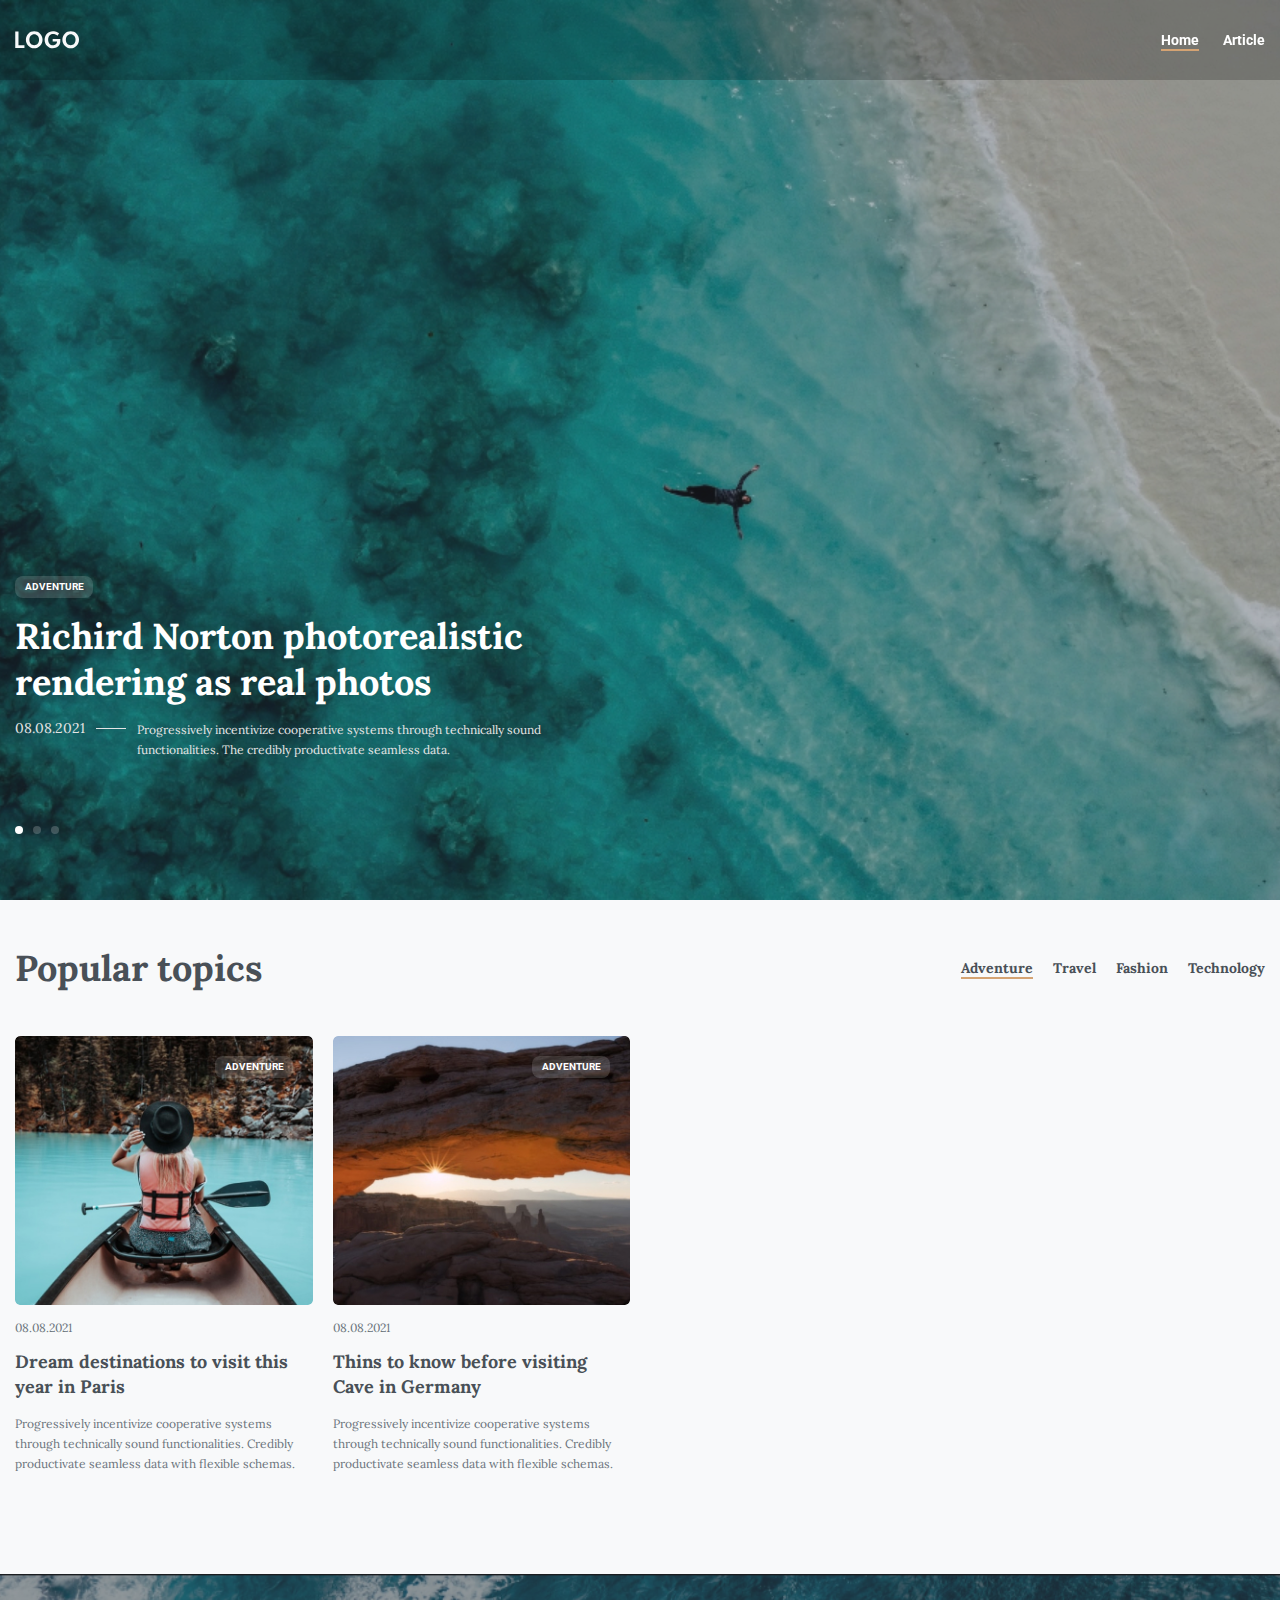
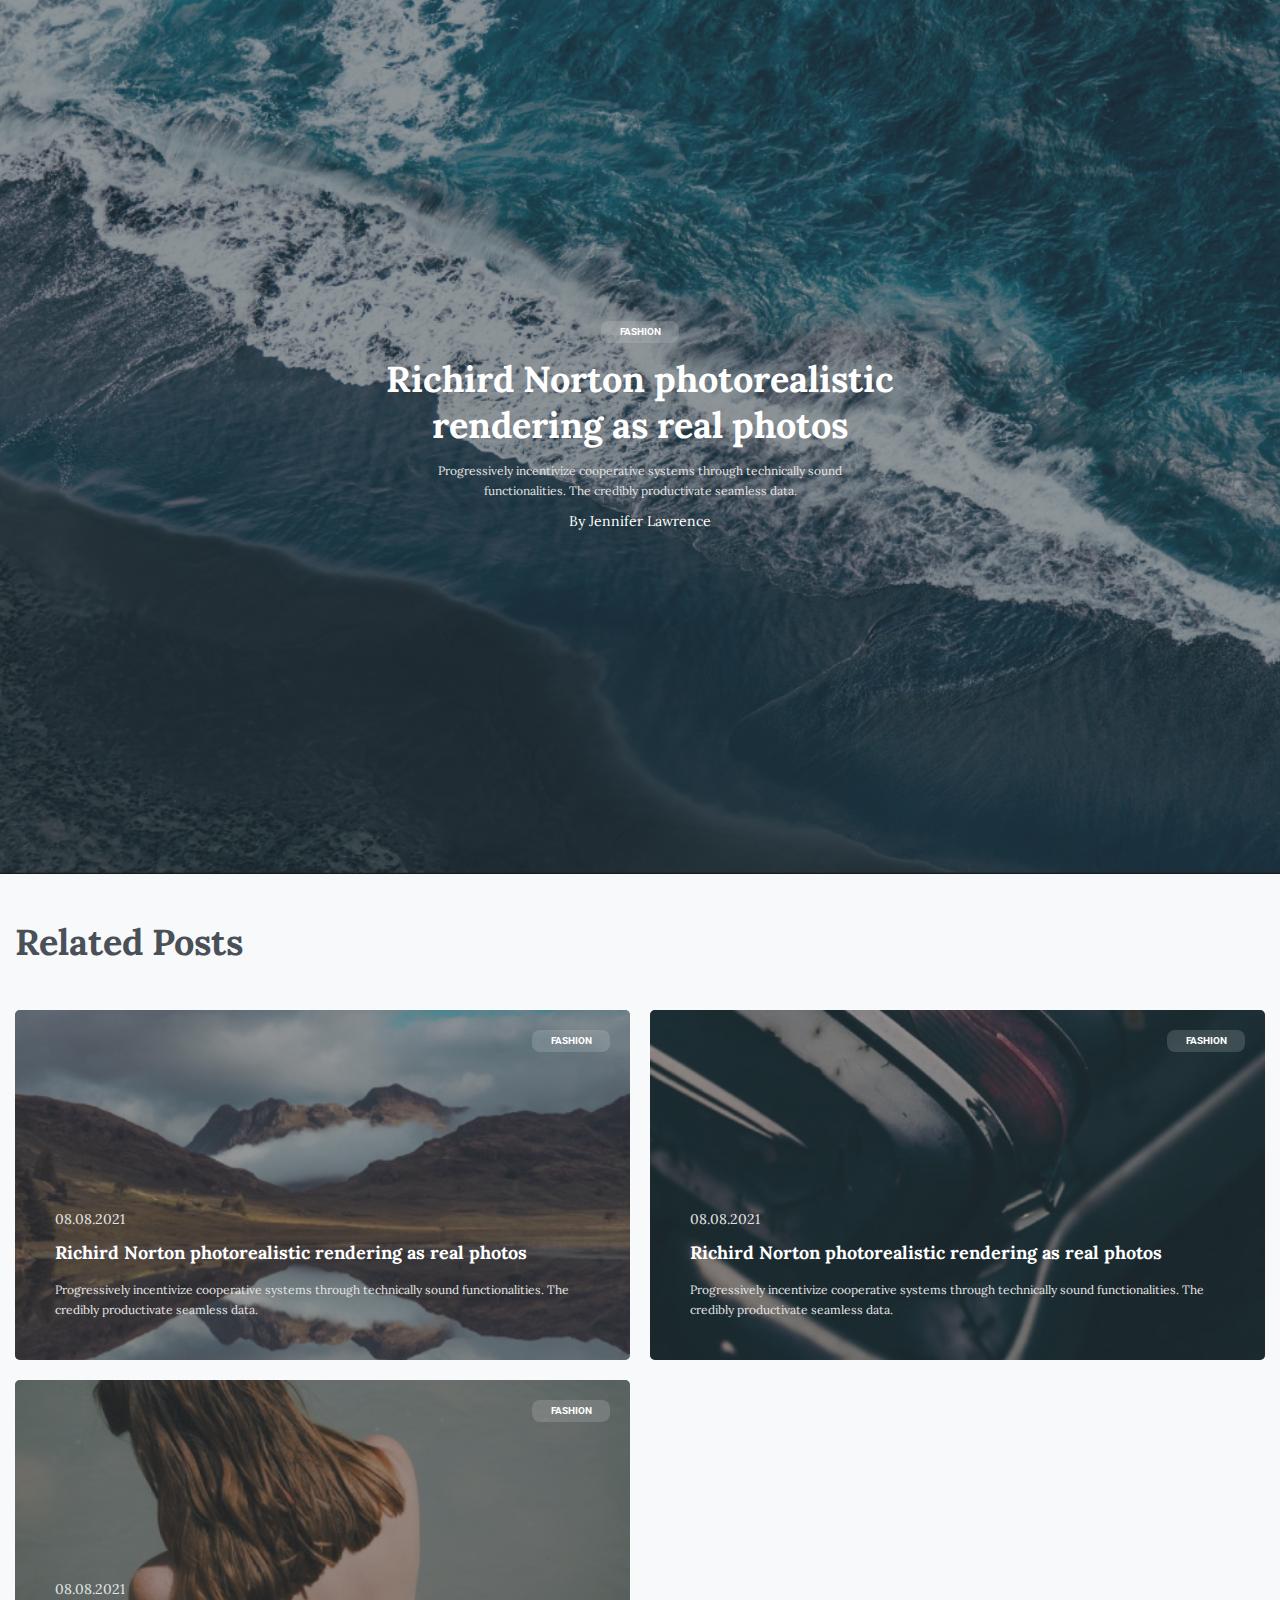
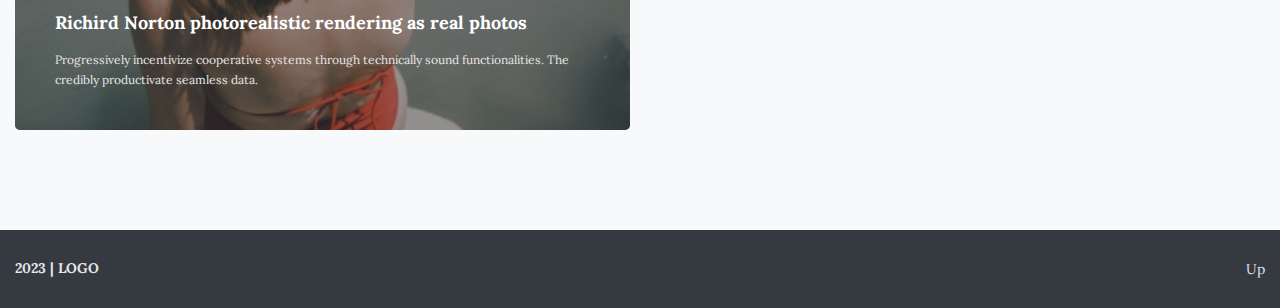
<file: index.html>
<!DOCTYPE html>
<html lang="en">

<head>
    <meta charset="UTF-8">
    <meta http-equiv="X-UA-Compatible" content="IE=edge">
    <meta name="viewport" content="width=device-width, initial-scale=1.0">
    <link href="https://fonts.googleapis.com/css?family=Lora:regular,700&display=swap" rel="stylesheet" />
    <link href="https://fonts.googleapis.com/css?family=Roboto:700&display=swap" rel="stylesheet" />
    <link rel="stylesheet" href="./css/style.css">
    <title>HomePage - Minimal Template</title>
</head>

<body>
    <div class="wrapper">
        <header class="header">
            <div class="header__container">
                <div class="header__logo">
                    <img src="./img/icon/LOGO.svg" alt="Logo">
                </div>
                <nav class="header__menu menu">
                    <ul class="menu__list">
                        <li class="menu__item ">
                            <a href="index.html" class="menu__link active">Home</a>
                        </li>
                        <li class="menu__item">
                            <a href="articul.html" class="menu__link">Article</a>
                        </li>
                    </ul>
                </nav>
            </div>
        </header>
        <main class="home">
            <section class="home__sections">
                <div class="home__main-slider main-slider swiper">
                    <div class="main-slider__wrapper swiper-wrapper">
                        <div class="main-slider__slide swiper-slide">
                            <img class="main-slider__bg" src="./img/main/Image1.jpg" alt="">
                            <div class="main-slider__container">
                                <a href="#" class="main-slider__category category">ADVENTURE</a>
                                <div class="main-slider__title title">Richird Norton photorealistic rendering as real
                                    photos</div>
                                <div class="main-slider__body">
                                    <div class="main-slider__date">08.08.2021</div>
                                    <div class="main-slider__text text">Progressively incentivize cooperative systems
                                        through technically sound functionalities. The credibly productivate seamless
                                        data.</div>
                                </div>
                            </div>
                        </div>
                        <div class="main-slider__slide swiper-slide">
                            <img class="main-slider__bg" src="./img/main/Image2.jpg" alt="">
                            <div class="main-slider__container">
                                <a href="#" class="main-slider__category category">ADVENTURE</a>
                                <div class="main-slider__title title">Richird Norton photorealistic rendering as real
                                    photos</div>
                                <div class="main-slider__body">
                                    <div class="main-slider__date">08.08.2021</div>
                                    <div class="main-slider__text text">Progressively incentivize cooperative systems
                                        through technically sound functionalities. The credibly productivate seamless
                                        data.</div>
                                </div>
                            </div>
                        </div>
                        <div class="main-slider__slide swiper-slide">
                            <img class="main-slider__bg" src="./img/main/Image3.jpg" alt="">
                            <div class="main-slider__container">
                                <a href="#" class="main-slider__category category">ADVENTURE</a>
                                <div class="main-slider__title title">Richird Norton photorealistic rendering as real
                                    photos</div>
                                <div class="main-slider__body">
                                    <div class="main-slider__date">08.08.2021</div>
                                    <div class="main-slider__text text">Progressively incentivize cooperative systems
                                        through technically sound functionalities. The credibly productivate seamless
                                        data.</div>
                                </div>
                            </div>
                        </div>
                    </div>
                    <div class="main-slider__bullets bullets">
                        <div class="bullets__container">
                            <div class="bullets__items">

                            </div>
                        </div>
                    </div>
                </div>
            </section>
            <div class="home__popular popular">
                <div class="popular__container">
                    <div class="popular__header">
                        <h2 class="popular__title title title-dark">Popular topics</h2>
                        <nav class="popular__nav nav-popular">
                            <button type="button" class="nav-popular__item active">Adventure</button>
                            <button type="button" class="nav-popular__item">Travel</button>
                            <button type="button" class="nav-popular__item">Fashion</button>
                            <button type="button" class="nav-popular__item">Technology</button>
                        </nav>
                    </div>
                    <div class="popular__contant">
                        <div class="popular__tab active">
                            <div class="popular__items">
                                <artical class="popular__item item-popular">
                                    <a class="item-popular__category category">ADVENTURE</a>
                                    <a href="#" class="item-popular__image ">
                                        <img src="./img/popular/1.jpg" alt="Image">
                                    </a>
                                    <div class="item-popular__date">08.08.2021</div>
                                    <h4 class="item-popular__title title">
                                        <a href="" class="item-popular__link-title">Dream destinations to visit this
                                            year in Paris</a>
                                    </h4>
                                    <div class="item-popular__text text">
                                        <p>
                                            Progressively incentivize cooperative systems through
                                            technically sound functionalities. Credibly productivate
                                            seamless data with flexible schemas.
                                        </p>
                                    </div>

                                </artical>
                                <artical class="popular__item item-popular">
                                    <a class="item-popular__category category">ADVENTURE</a>
                                    <a href="#" class="item-popular__image ">
                                        <img src="./img/popular/5.jpg" alt="Image">
                                    </a>
                                    <div class="item-popular__date">08.08.2021</div>
                                    <h4 class="item-popular__title title">
                                        <a href="" class="item-popular__link-title">Thins to know before visiting
                                            Cave in Germany</a>
                                    </h4>
                                    <div class="item-popular__text text">
                                        <p>
                                            Progressively incentivize cooperative systems through
                                            technically sound functionalities. Credibly productivate
                                            seamless data with flexible schemas.
                                        </p>
                                    </div>

                                </artical>
                            </div>
                        </div>
                        <div class="popular__tab">
                            <div class="popular__items">
                                <artical class="popular__item item-popular">
                                    <a class="item-popular__category category">TRAVEL</a>
                                    <a href="#" class="item-popular__image ">
                                        <img src="./img/popular/2.jpg" alt="Image">
                                    </a>
                                    <div class="item-popular__date">08.08.2021</div>
                                    <h4 class="item-popular__title title">
                                        <a href="" class="item-popular__link-title">Breathtaking first-person photos
                                            around Europe</a>
                                    </h4>
                                    <div class="item-popular__text text">
                                        <p>
                                            Progressively incentivize cooperative systems through
                                            technically sound functionalities. Credibly productivate
                                            seamless data with flexible schemas.
                                        </p>
                                    </div>

                                </artical>
                            </div>
                        </div>
                        <div class="popular__tab">
                            <div class="popular__items">
                                <artical class="popular__item item-popular">
                                    <a class="item-popular__category category">FASHION</a>
                                    <a href="#" class="item-popular__image ">
                                        <img src="./img/popular/4.jpg" alt="Image">
                                    </a>
                                    <div class="item-popular__date">08.08.2021</div>
                                    <h4 class="item-popular__title title">
                                        <a href="" class="item-popular__link-title">Instagram artists with great
                                            photography skills</a>
                                    </h4>
                                    <div class="item-popular__text text">
                                        <p>
                                            Progressively incentivize cooperative systems through
                                            technically sound functionalities. Credibly productivate
                                            seamless data with flexible schemas.
                                        </p>
                                    </div>

                                </artical>
                                <artical class="popular__item item-popular">
                                    <a class="item-popular__category category">FASHION</a>
                                    <a href="#" class="item-popular__image ">
                                        <img src="./img/popular/6.jpg" alt="Image">
                                    </a>
                                    <div class="item-popular__date">08.08.2021</div>
                                    <h4 class="item-popular__title title">
                                        <a href="" class="item-popular__link-title">Nina Smith vibrant work collab
                                            with Nike Dunk</a>
                                    </h4>
                                    <div class="item-popular__text text">
                                        <p>
                                            Progressively incentivize cooperative systems through
                                            technically sound functionalities. Credibly productivate
                                            seamless data with flexible schemas.
                                        </p>
                                    </div>

                                </artical>
                                <artical class="popular__item item-popular">
                                    <a class="item-popular__category category">FASHION</a>
                                    <a href="#" class="item-popular__image ">
                                        <img src="./img/popular/8.jpg" alt="Image">
                                    </a>
                                    <div class="item-popular__date">08.08.2021</div>
                                    <h4 class="item-popular__title title">
                                        <a href="" class="item-popular__link-title">25 quality collectors toys inspired
                                            by famous films</a>
                                    </h4>
                                    <div class="item-popular__text text">
                                        <p>
                                            Progressively incentivize cooperative systems through
                                            technically sound functionalities. Credibly productivate
                                            seamless data with flexible schemas.
                                        </p>
                                    </div>

                                </artical>
                            </div>
                        </div>
                        <div class="popular__tab">
                            <div class="popular__items">
                                <artical class="popular__item item-popular">
                                    <a class="item-popular__category category">TECHNOLOGY</a>
                                    <a href="#" class="item-popular__image ">
                                        <img src="./img/popular/3.jpg" alt="Image">
                                    </a>
                                    <div class="item-popular__date">08.08.2021</div>
                                    <h4 class="item-popular__title title">
                                        <a href="" class="item-popular__link-title">What collectors need to know about
                                            authenticity</a>
                                    </h4>
                                    <div class="item-popular__text text">
                                        <p>
                                            Progressively incentivize cooperative systems through
                                            technically sound functionalities. Credibly productivate
                                            seamless data with flexible schemas.
                                        </p>
                                    </div>

                                </artical>
                                <artical class="popular__item item-popular">
                                    <a class="item-popular__category category">TECHNOLOGY</a>
                                    <a href="#" class="item-popular__image ">
                                        <img src="./img/popular/7.jpg" alt="Image">
                                    </a>
                                    <div class="item-popular__date">08.08.2021</div>
                                    <h4 class="item-popular__title title">
                                        <a href="" class="item-popular__link-title">Richard Norton photorealistic
                                            rendering as real photos</a>
                                    </h4>
                                    <div class="item-popular__text text">
                                        <p>
                                            Progressively incentivize cooperative systems through
                                            technically sound functionalities. Credibly productivate
                                            seamless data with flexible schemas.
                                        </p>
                                    </div>

                                </artical>
                            </div>
                        </div>
                    </div>
                </div>
            </div>
            <section class="home__big-post big-post">
                <div class="big-post__container">
                    <a href="#" class="big-post__category category">FASHION</a>
                    <h2 class="big-post__title title">
                        <a href="#" class="big-post__link-title">
                            Richird Norton photorealistic rendering as real photos
                        </a>
                    </h2>
                    <div class="big-post__text text">
                        <p>
                            Progressively incentivize cooperative systems through technically sound functionalities. The
                            credibly productivate seamless data.
                        </p>
                    </div>
                    <a href="#" class="big-post__author">By Jennifer Lawrence</a>
                </div>
                <div class="big-post__bg">
                    <img src="./img/big-post/big-post.jpg" alt="bg">
                </div>
            </section>
            <section class="home__related related">
                <div class="related__container">
                    <div class="related__tetle title title-dark">Related Posts</div>
                    <article class="related__items">
                        <div class="relate__item item-relate">
                            <a href="#" class="item-relate__category category">FASHION</a>
                            <a class="item-relate__content">
                                <div class="item-relate__date">08.08.2021</div>
                                <div class="item-relate__title">Richird Norton photorealistic rendering as real photos
                                </div>
                                <div class="item-relate__text text">
                                    <p>
                                        Progressively incentivize cooperative systems through technically sound
                                        functionalities. The credibly productivate seamless data.
                                    </p>
                                </div>
                            </a>
                            <div class="item-relate__image">
                                <img src="/img/relate/01.jpg" alt="image">
                            </div>
                        </div>
                        <div class="relate__item item-relate">
                            <a href="#" class="item-relate__category category">FASHION</a>
                            <a class="item-relate__content">
                                <div class="item-relate__date">08.08.2021</div>
                                <div class="item-relate__title">Richird Norton photorealistic rendering as real photos
                                </div>
                                <div class="item-relate__text text">
                                    <p>
                                        Progressively incentivize cooperative systems through technically sound
                                        functionalities. The credibly productivate seamless data.
                                    </p>
                                </div>
                            </a>
                            <div class="item-relate__image">
                                <img src="/img/relate/02.jpg" alt="image">
                            </div>
                        </div>
                        <div class="relate__item item-relate">
                            <a href="#" class="item-relate__category category">FASHION</a>
                            <a class="item-relate__content">
                                <div class="item-relate__date">08.08.2021</div>
                                <div class="item-relate__title">Richird Norton photorealistic rendering as real photos
                                </div>
                                <div class="item-relate__text text">
                                    <p>
                                        Progressively incentivize cooperative systems through technically sound
                                        functionalities. The credibly productivate seamless data.
                                    </p>
                                </div>
                            </a>
                            <div class="item-relate__image">
                                <img src="/img/relate/03.jpg" alt="image">
                            </div>
                        </div>
                    </article>
                </div>
            </section>
        </main>
        <footer class="footer">
            <div class="footer__container">
                <div class="footer__text">2023 | LOGO</div>
                <button class="footer__up" type="button">Up</button>
            </div>
        </footer>
    </div>
    <script src="https://cdn.jsdelivr.net/npm/swiper@8/swiper-bundle.min.js"></script>

    <script src="./in.js"></script>
</body>

</html>
</file>
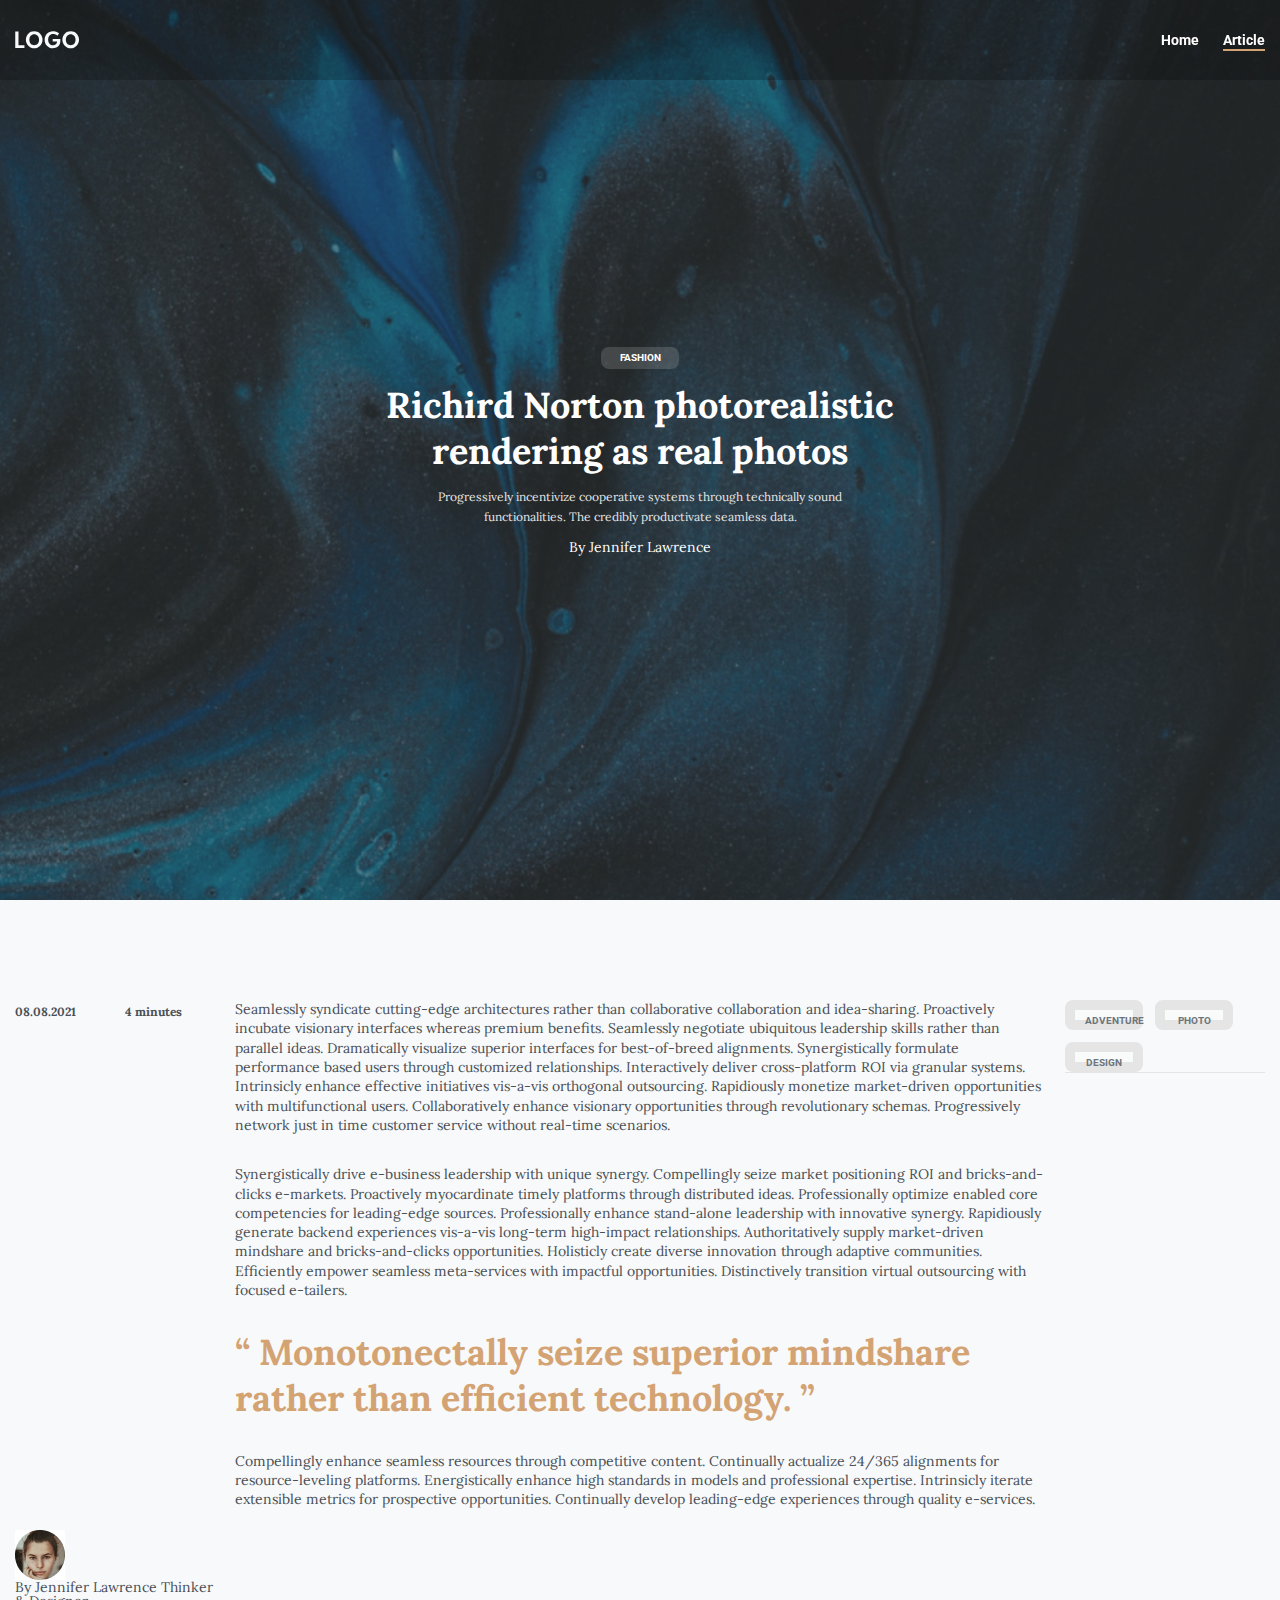
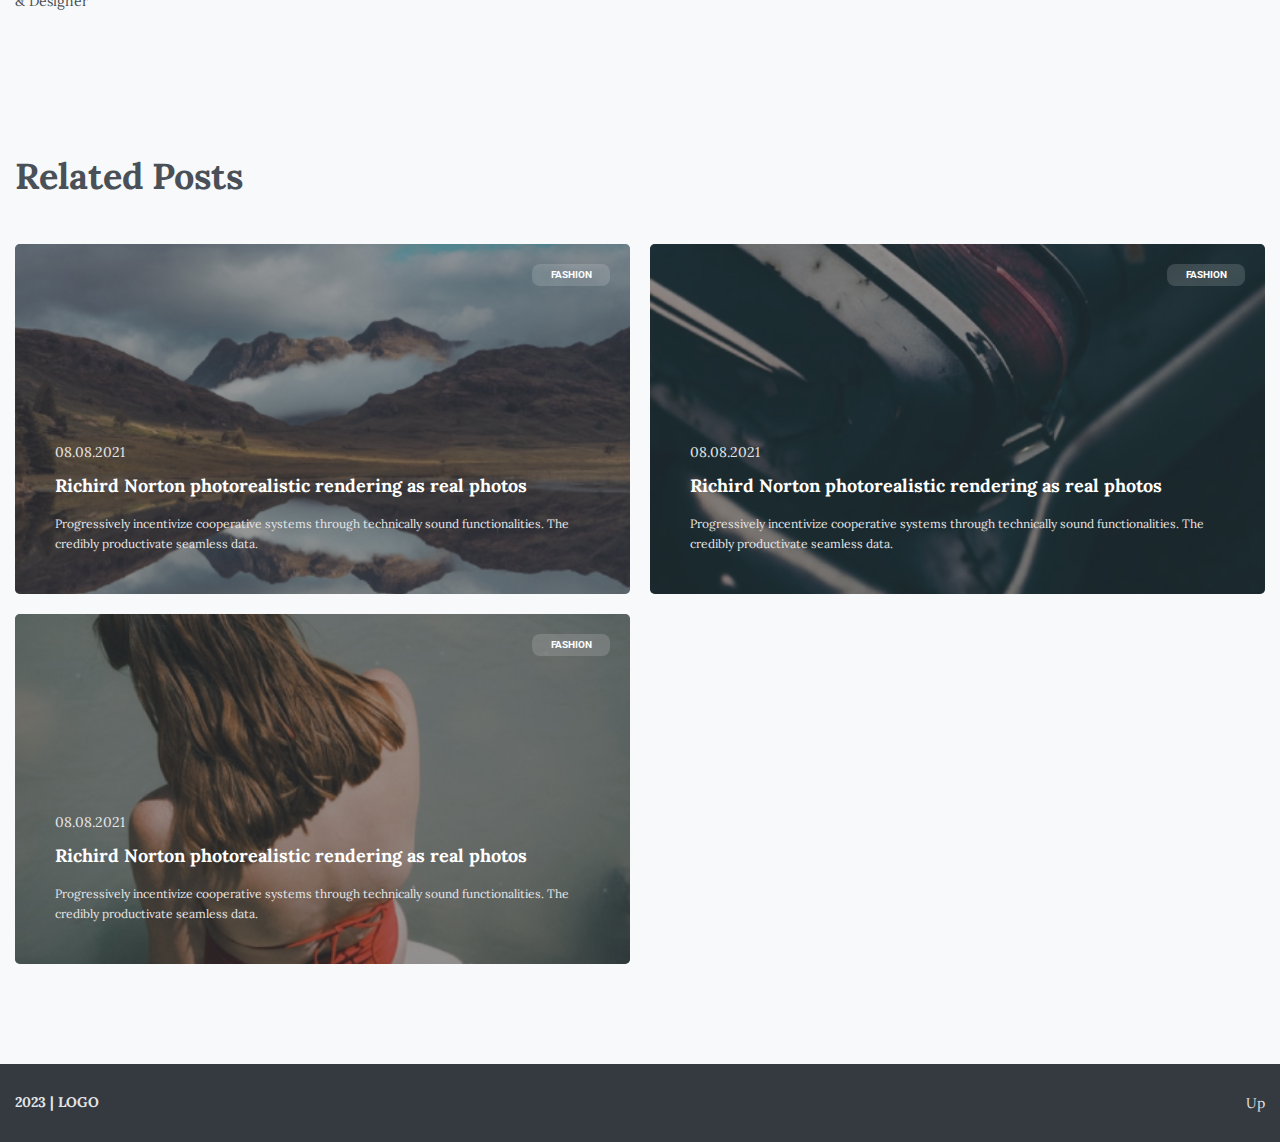
<file: articul.html>
<!DOCTYPE html>
<html lang="en">

<head>
    <meta charset="UTF-8">
    <meta http-equiv="X-UA-Compatible" content="IE=edge">
    <meta name="viewport" content="width=device-width, initial-scale=1.0">
    <link href="https://fonts.googleapis.com/css?family=Lora:regular,700&display=swap" rel="stylesheet" />
    <link href="https://fonts.googleapis.com/css?family=Roboto:700&display=swap" rel="stylesheet" />
    <link rel="stylesheet" href="./css/style.css">
    <title>Articul Template - Minimal Template</title>
</head>

<body>
    <div class="wrapper">
        <header class="header">
            <div class="header__container">
                <a href="index.html" class="header__logo">
                    <img src="./img/icon/LOGO.svg" alt="Logo">
                </a>
                <nav class="header__menu menu">
                    <ul class="menu__list">
                        <li class="menu__item ">
                            <a href="index.html" class="menu__link">Home</a>
                        </li>
                        <li class="menu__item">
                            <a href="article.html" class="menu__link active">Article</a>
                        </li>
                    </ul>
                </nav>
            </div>
        </header>
        <main class="articul">
            <section class="articul__big-post big-post">
                <div class="big-post__container">
                    <a href="#" class="big-post__category category">FASHION</a>
                    <h2 class="big-post__title title">
                        <a href="#" class="big-post__link-title">
                            Richird Norton photorealistic rendering as real photos
                        </a>
                    </h2>
                    <div class="big-post__text text">
                        <p>
                            Progressively incentivize cooperative systems through technically sound functionalities. The
                            credibly productivate seamless data.
                        </p>
                    </div>
                    <a href="#" class="big-post__author">By Jennifer Lawrence</a>
                </div>
                <div class="big-post__bg">
                    <img src="./img/articul/Image.jpg" alt="bg">
                </div>
            </section>
            <section class="articul__contant">
                <div class="articul__container">
                    <aside class="articul__info">
                        <div class="articul__date">08.08.2021</div>
                        <div class="articul__time">4 minutes</div>
                    </aside>
                    <div class="articul__body">
                        <div class="articul__text">
                            <p data-item>
                                Seamlessly syndicate cutting-edge architectures rather than collaborative collaboration
                                and idea-sharing. Proactively incubate visionary interfaces whereas premium benefits.
                                Seamlessly negotiate ubiquitous leadership skills rather than parallel ideas.
                                Dramatically visualize superior interfaces for best-of-breed alignments. Synergistically
                                formulate performance based users through customized relationships. Interactively
                                deliver cross-platform ROI via granular systems. Intrinsicly enhance effective
                                initiatives vis-a-vis orthogonal outsourcing. Rapidiously monetize market-driven
                                opportunities with multifunctional users. Collaboratively enhance visionary
                                opportunities through revolutionary schemas. Progressively network just in time customer
                                service without real-time scenarios.
                            </p>
                            <p data-item>
                                Synergistically drive e-business leadership with unique synergy. Compellingly seize
                                market positioning ROI and bricks-and-clicks e-markets. Proactively myocardinate timely
                                platforms through distributed ideas. Professionally optimize enabled core competencies
                                for leading-edge sources. Professionally enhance stand-alone leadership with innovative
                                synergy. Rapidiously generate backend experiences vis-a-vis long-term high-impact
                                relationships. Authoritatively supply market-driven mindshare and bricks-and-clicks
                                opportunities. Holisticly create diverse innovation through adaptive communities.
                                Efficiently empower seamless meta-services with impactful opportunities. Distinctively
                                transition virtual outsourcing with focused e-tailers.
                            </p>
                            <blockquote data-item>
                                “ Monotonectally seize superior mindshare rather than efficient technology. ”
                            </blockquote>
                            <p data-item>
                                Compellingly enhance seamless resources through competitive content. Continually
                                actualize 24/365 alignments for resource-leveling platforms. Energistically enhance high
                                standards in models and professional expertise. Intrinsicly iterate extensible metrics
                                for prospective opportunities. Continually develop leading-edge experiences through
                                quality e-services.
                            </p>
                        </div>
                    </div>
                    <div class="articul__tags">
                        <a href="#" class="articul__tag category">ADVENTURE</a>
                        <a href="#" class="articul__tag category">PHOTO</a>
                        <a href="#" class="articul__tag category">DESIGN</a>
                    </div>
                    <div class="articul__autor autor">
                        <div class="autor__avatar">
                            <img src="./img/articul/Ellipse 4.jpg" alt="autor">
                        </div>
                        <div class="autor__body">
                            <a href="" class="autor__title">By Jennifer Lawrence</a>
                            <a href="" class="autor__skills">Thinker & Designer</a>
                        </div>

                    </div>
                </div>
            </section>
            <section class="articul__related related">
                <div class="related__container">
                    <div class="related__tetle title title-dark">Related Posts</div>
                    <article class="related__items">
                        <div class="relate__item item-relate">
                            <a href="#" class="item-relate__category category">FASHION</a>
                            <a class="item-relate__content">
                                <div class="item-relate__date">08.08.2021</div>
                                <div class="item-relate__title">Richird Norton photorealistic rendering as real photos
                                </div>
                                <div class="item-relate__text text">
                                    <p>
                                        Progressively incentivize cooperative systems through technically sound
                                        functionalities. The credibly productivate seamless data.
                                    </p>
                                </div>
                            </a>
                            <div class="item-relate__image">
                                <img src="/img/relate/01.jpg" alt="image">
                            </div>
                        </div>
                        <div class="relate__item item-relate">
                            <a href="#" class="item-relate__category category">FASHION</a>
                            <a class="item-relate__content">
                                <div class="item-relate__date">08.08.2021</div>
                                <div class="item-relate__title">Richird Norton photorealistic rendering as real photos
                                </div>
                                <div class="item-relate__text text">
                                    <p>
                                        Progressively incentivize cooperative systems through technically sound
                                        functionalities. The credibly productivate seamless data.
                                    </p>
                                </div>
                            </a>
                            <div class="item-relate__image">
                                <img src="/img/relate/02.jpg" alt="image">
                            </div>
                        </div>
                        <div class="relate__item item-relate">
                            <a href="#" class="item-relate__category category">FASHION</a>
                            <a class="item-relate__content">
                                <div class="item-relate__date">08.08.2021</div>
                                <div class="item-relate__title">Richird Norton photorealistic rendering as real photos
                                </div>
                                <div class="item-relate__text text">
                                    <p>
                                        Progressively incentivize cooperative systems through technically sound
                                        functionalities. The credibly productivate seamless data.
                                    </p>
                                </div>
                            </a>
                            <div class="item-relate__image">
                                <img src="/img/relate/03.jpg" alt="image">
                            </div>
                        </div>
                    </article>
                </div>
            </section>
        </main>
        <footer class="footer">
            <div class="footer__container">
                <div class="footer__text">2023 | LOGO</div>
                <button class="footer__up" type="button">Up</button>
            </div>
        </footer>
    </div>
    <script src="https://cdn.jsdelivr.net/npm/swiper@8/swiper-bundle.min.js"></script>

    <script src="./in.js"></script>
</body>

</html>
</file>
<file: css/style.css>
@import url('reset.css');

@import url('common.css');

@import url('header.css');

@import url('main.css');

@import url('popular.css');

@import url('big-post.css');

@import url('relate.css');

@import url('footer.css');

/* ------------------ */

@import url('articul.css')
</file>
